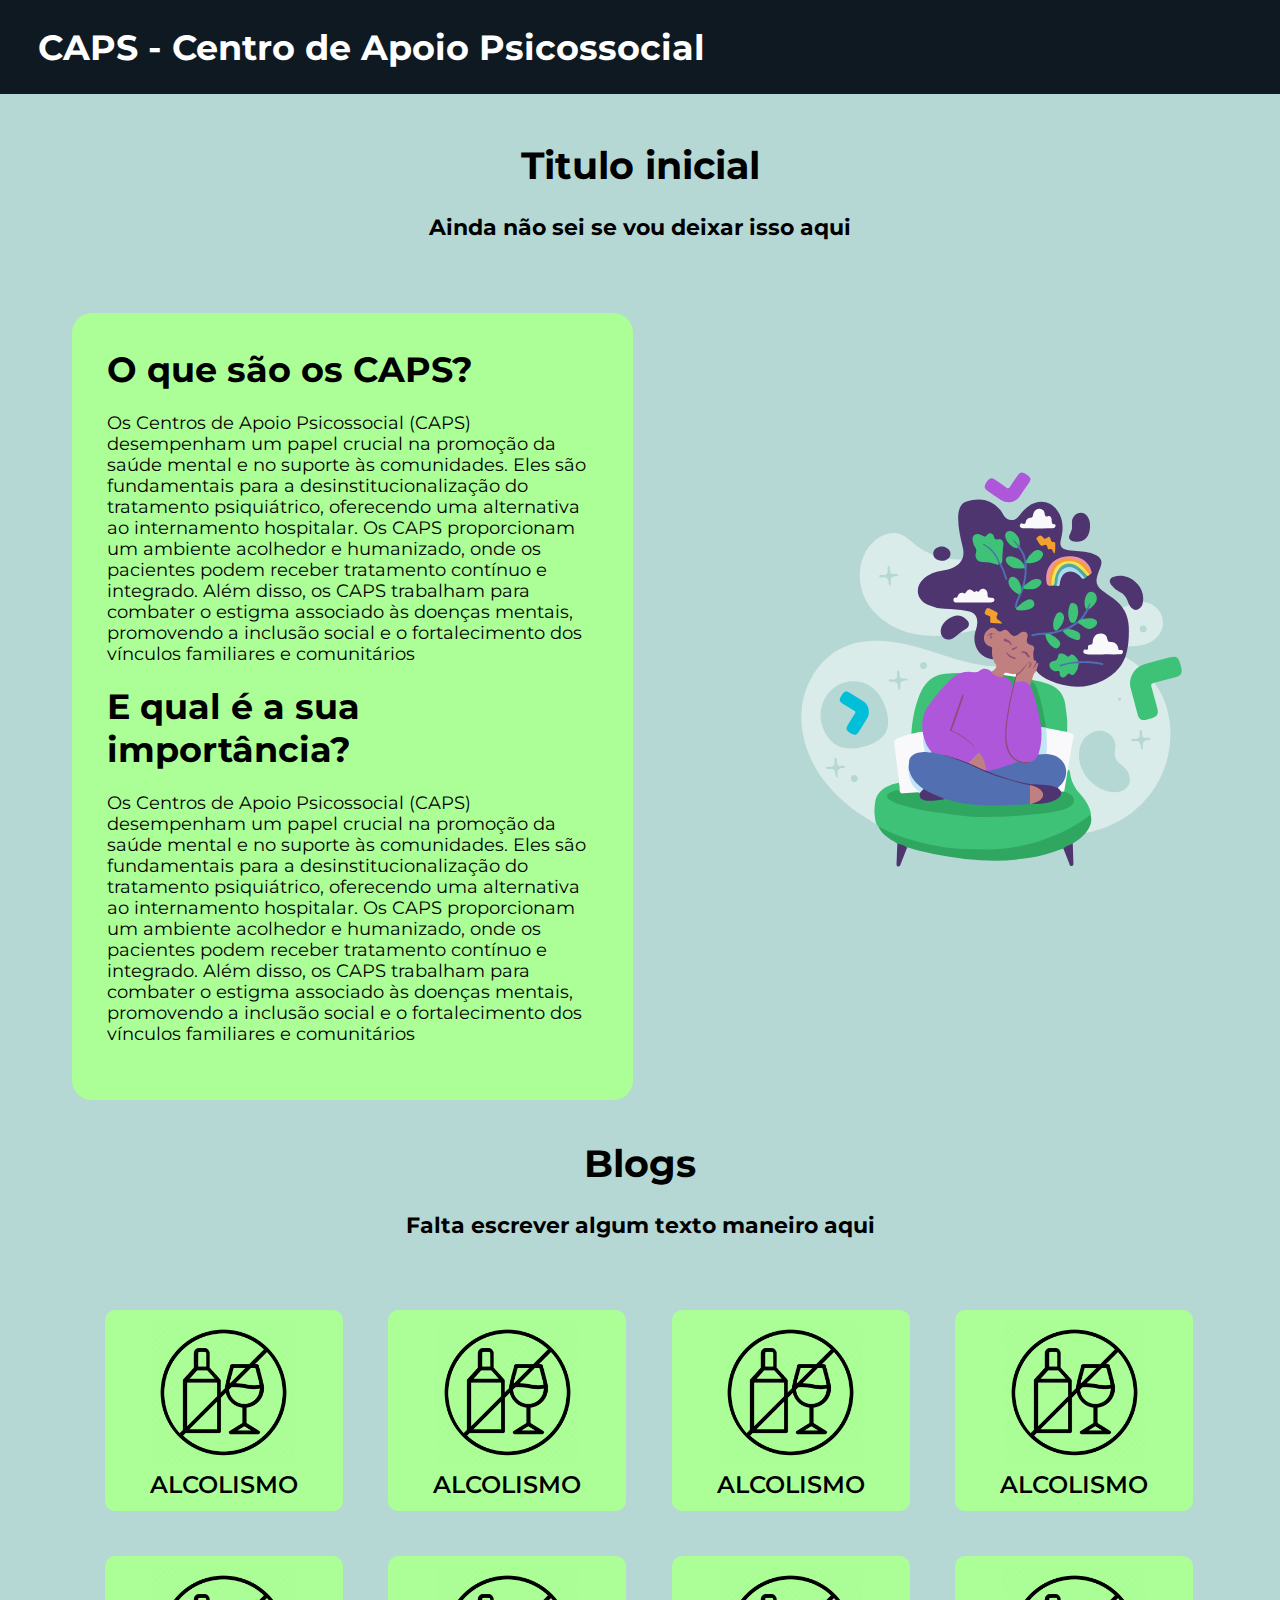
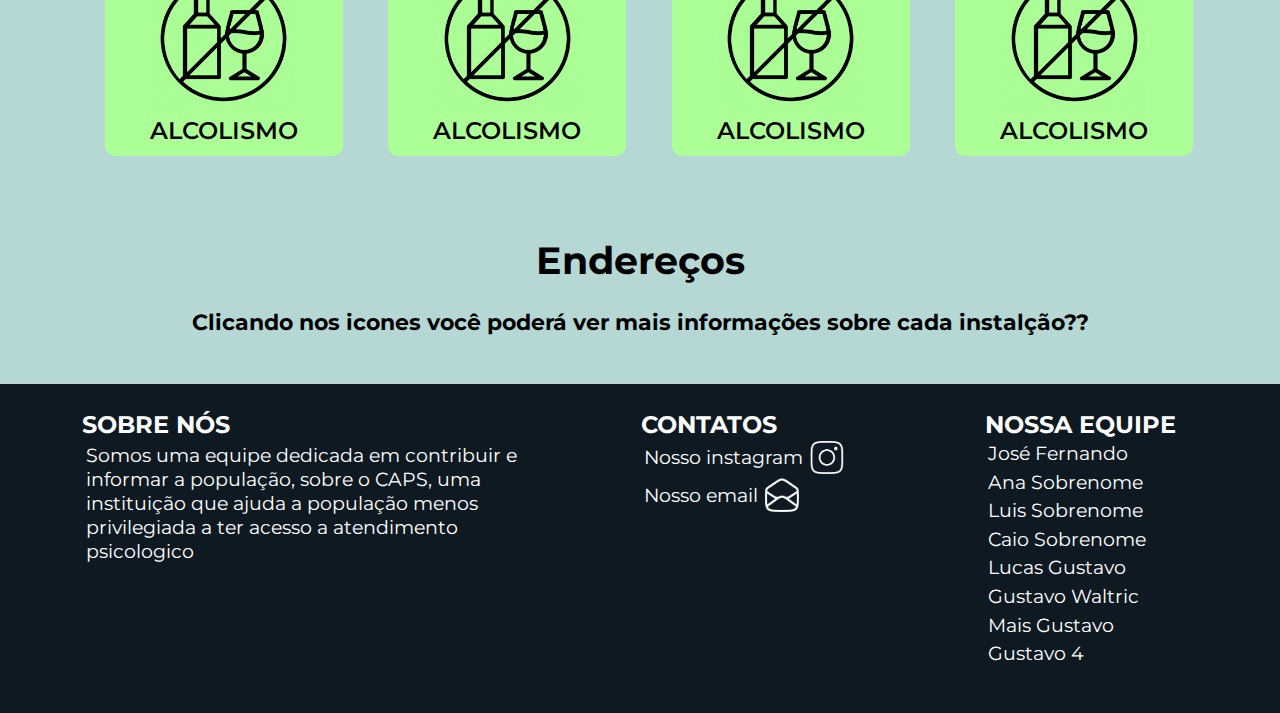
<file: index.html>
<!DOCTYPE html>
<html lang="pt-br">
  <head>
    <meta charset="UTF-8" />

    <link rel="preconnect" href="https://fonts.gstatic.com" crossorigin />
    <link
      href="https://fonts.googleapis.com/css2?family=Montserrat:ital,wght@0,100..900;1,100..900&display=swap"
      rel="stylesheet"
    />
    <link rel="preconnect" href="https://fonts.googleapis.com" />

    <link rel="stylesheet" href="style.css" />
    <title>CAPS - Centro de Apoio Psicossocial</title>
  </head>
  <body>
    <!--MENU OU NAVBAR-->
    <div class="menu">
      <ul>
        <li>
          <a src="blogalcoolismo.html">
            <b>CAPS - Centro de Apoio Psicossocial</b>
          </a>
        </li>
      </ul>
    </div>

    <!--SEÇÃO DOS ENDEREÇOS-->
    <div class="container-titulo">
      <br />
      <br />
      <h1>Titulo inicial</h1>
      <br />
      <h3>Ainda não sei se vou deixar isso aqui</h3>
    </div>
    <!--SEÇÃO DOS TEXTOS DA TELA INICIAL-->

    <div class="container">
      <table>
        <tr>
          <td class="td-direita">
            <div class="apresentacao">
              <h1>O que são os CAPS?</h1>
              <br />
              <p>
                Os Centros de Apoio Psicossocial (CAPS) desempenham um papel
                crucial na promoção da saúde mental e no suporte às comunidades.
                Eles são fundamentais para a desinstitucionalização do
                tratamento psiquiátrico, oferecendo uma alternativa ao
                internamento hospitalar. Os CAPS proporcionam um ambiente
                acolhedor e humanizado, onde os pacientes podem receber
                tratamento contínuo e integrado. Além disso, os CAPS trabalham
                para combater o estigma associado às doenças mentais, promovendo
                a inclusão social e o fortalecimento dos vínculos familiares e
                comunitários
              </p>
              <br />
              <h1>E qual é a sua importância?</h1>
              <br />
              <p>
                Os Centros de Apoio Psicossocial (CAPS) desempenham um papel
                crucial na promoção da saúde mental e no suporte às comunidades.
                Eles são fundamentais para a desinstitucionalização do
                tratamento psiquiátrico, oferecendo uma alternativa ao
                internamento hospitalar. Os CAPS proporcionam um ambiente
                acolhedor e humanizado, onde os pacientes podem receber
                tratamento contínuo e integrado. Além disso, os CAPS trabalham
                para combater o estigma associado às doenças mentais, promovendo
                a inclusão social e o fortalecimento dos vínculos familiares e
                comunitários
              </p>
              <br />
            </div>
          </td>
          <td class="td-esquerda"><img src="imagens/Imagem2.svg" /></td>
        </tr>
      </table>
      <br />
      <br />
    </div>
    <!--SEÇÃO DOS BLOGS-->
    <div class="container-titulo">
      <h1>Blogs</h1>
      <br />
      <h3>Falta escrever algum texto maneiro aqui</h3>
      <br />
      <br />
    </div>
    <div class="container-blog">
      <div class="margem-blog">
        <div class="menu-opcoes">
          <!--PRIMEIRA LINHA DE OPÇÕES DE BLOGS-->
          <div class="blog-item">
            <a src="blogalcoolismo.html">
              <img src="imagens/banned2.png" />
              <p>ALCOLISMO</p>
            </a>
          </div>
          <div class="blog-item">
            <img src="imagens/banned2.png" />
            <p>ALCOLISMO</p>
          </div>
          <div class="blog-item">
            <img src="imagens/banned2.png" />
            <p>ALCOLISMO</p>
          </div>
          <div class="blog-item">
            <img src="imagens/banned2.png" />
            <p>ALCOLISMO</p>
          </div>
          <!--SEGUNDA LINHA DE OPÇÕES DE BLOGS-->
          <div class="blog-item">
            <img src="imagens/banned2.png" />
            <p>ALCOLISMO</p>
          </div>
          <div class="blog-item">
            <img src="imagens/banned2.png" />
            <p>ALCOLISMO</p>
          </div>
          <div class="blog-item">
            <img src="imagens/banned2.png" />
            <p>ALCOLISMO</p>
          </div>
          <div class="blog-item">
            <img src="imagens/banned2.png" />
            <p>ALCOLISMO</p>
          </div>
        </div>
        <br />
        <br />
      </div>
    </div>

    <!--SEÇÃO DOS ENDEREÇOS-->
    <div class="container-titulo">
      <h1>Endereços</h1>
      <br />
      <h3>
        Clicando nos icones você poderá ver mais informações sobre cada
        instalção??
      </h3>
      <br />
      <br />
    </div>

    <!--COMEÇA O RODAPE-->
    <div class="rodape">
      <div class="margem-rodape">
        <br />
        <div class="rodape-sobre-nos">
          <h2>SOBRE NÓS</h2>
          <ul>
            <li>
              Somos uma equipe dedicada em contribuir e informar a população,
              sobre o CAPS, uma instituição que ajuda a população menos
              privilegiada a ter acesso a atendimento psicologico
            </li>
          </ul>
        </div>
        <div class="rodape-contatos">
          <h2>CONTATOS</h2>
          <ul>
            <li>
              <a href="https://www.instagram.com/fasipe_grupo_caps/">
                Nosso instagram<img src="imagens/instagram.png"
              /></a>
            </li>
            <li>
              <a href="https://www.gmail.com">
                Nosso email<img src="imagens/email.png"
              /></a>
            </li>
          </ul>
        </div>
        <div class="rodape-nossa-equipe">
          <h2>NOSSA EQUIPE</h2>
          <ul>
            <li>José Fernando</li>
            <li>Ana Sobrenome</li>
            <li>Luis Sobrenome</li>
            <li>Caio Sobrenome</li>
            <li>Lucas Gustavo</li>
            <li>Gustavo Waltric</li>
            <li>Mais Gustavo</li>
            <li>Gustavo 4</li>
          </ul>
        </div>
      </div>
    </div>
  </body>
</html>
</file>
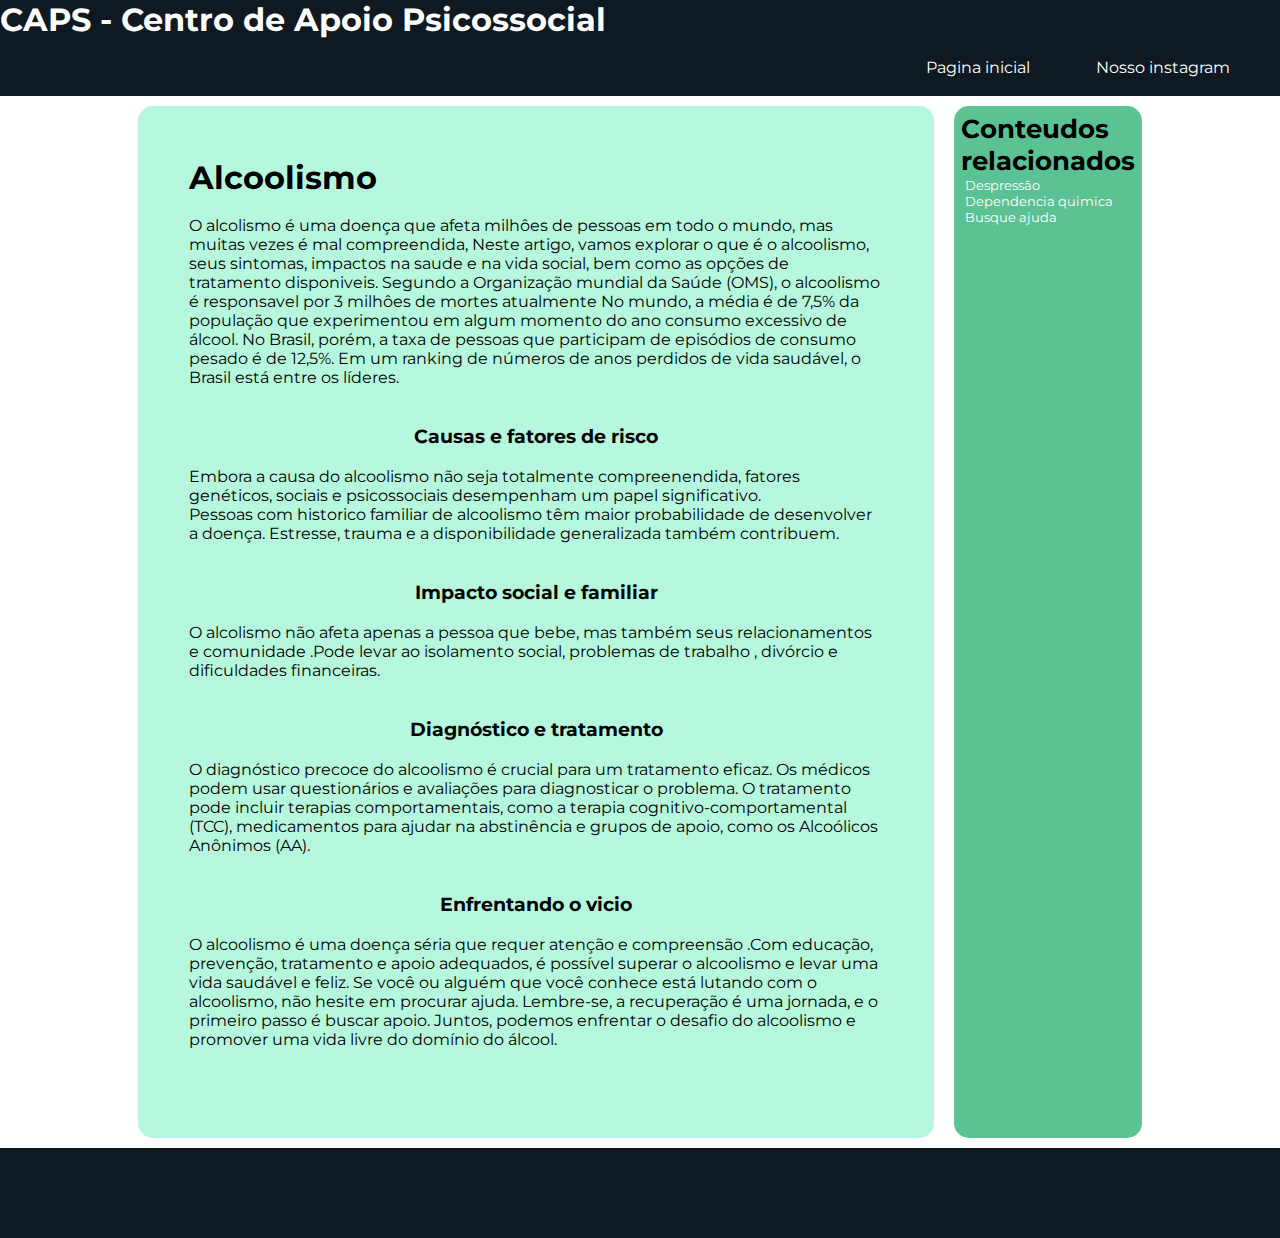
<file: blogalcoolismo.html>
<!DOCTYPE html>
<html lang="pt-br">
  <head>
    <meta charset="UTF-8" />
    <meta name="viewport" content="width=device-width, initial-scale=1.0" />
    <title>Alcoolismo</title>
    <link rel="stylesheet" href="blog.css" />
    <link
      href="https://fonts.googleapis.com/css2?family=Montserrat:ital,wght@0,100..900;1,100..900&display=swap"
      rel="stylesheet"
    />
  </head>
  <body>
    <header>
      <h1>CAPS - Centro de Apoio Psicossocial</h1>

      <section class="box-captura">
        <a href="index.html"> Pagina inicial </a>
        <a href="https://www.instagram.com/fasipe_grupo_caps/"
          >Nosso instagram</a
        >
      </section>
    </header>
    <!--Box de captura-->
    <section class="conteudo">
      <div class="post-left">
        <!--Verde-->
        <div class="titulo">
          <h1>Alcoolismo</h1>
        </div>
        <br />
        <p>
          O alcolismo é uma doença que afeta milhôes de pessoas em todo o mundo,
          mas muitas vezes é mal compreendida, Neste artigo, vamos explorar o
          que é o alcoolismo, seus sintomas, impactos na saude e na vida social,
          bem como as opções de tratamento disponiveis. Segundo a Organização
          mundial da Saúde (OMS), o alcoolismo é responsavel por 3 milhôes de
          mortes atualmente No mundo, a média é de 7,5% da população que
          experimentou em algum momento do ano consumo excessivo de álcool. No
          Brasil, porém, a taxa de pessoas que participam de episódios de
          consumo pesado é de 12,5%. Em um ranking de números de anos perdidos
          de vida saudável, o Brasil está entre os líderes.
        </p>
        <br />
        <br />
        <div class="titulos">
          <h3>Causas e fatores de risco</h3>
          <br />
        </div>

        <p>
          Embora a causa do alcoolismo não seja totalmente compreenendida,
          fatores genéticos, sociais e psicossociais desempenham um papel
          significativo.<br />
          Pessoas com historico familiar de alcoolismo têm maior probabilidade
          de desenvolver a doença. Estresse, trauma e a disponibilidade
          generalizada também contribuem.
        </p>
        <br />
        <br />
        <div class="titulos">
          <h3>Impacto social e familiar</h3>
          <br />
        </div>
        <p>
          O alcolismo não afeta apenas a pessoa que bebe, mas também seus
          relacionamentos e comunidade .Pode levar ao isolamento social,
          problemas de trabalho , divórcio e dificuldades financeiras.
        </p>
        <br />
        <br />
        <div class="titulos">
          <h3>Diagnóstico e tratamento</h3>
          <br />
        </div>

        <p>
          O diagnóstico precoce do alcoolismo é crucial para um tratamento
          eficaz. Os médicos podem usar questionários e avaliações para
          diagnosticar o problema. O tratamento pode incluir terapias
          comportamentais, como a terapia cognitivo-comportamental (TCC),
          medicamentos para ajudar na abstinência e grupos de apoio, como os
          Alcoólicos Anônimos (AA).
        </p>
        <br />
        <br />
        <div class="titulos">
          <h3>Enfrentando o vicio</h3>
          <br />
        </div>

        <p>
          O alcoolismo é uma doença séria que requer atenção e compreensão .Com
          educação, prevenção, tratamento e apoio adequados, é possível superar
          o alcoolismo e levar uma vida saudável e feliz. Se você ou alguém que
          você conhece está lutando com o alcoolismo, não hesite em procurar
          ajuda. Lembre-se, a recuperação é uma jornada, e o primeiro passo é
          buscar apoio. Juntos, podemos enfrentar o desafio do alcoolismo e
          promover uma vida livre do domínio do álcool.
        </p>
        <br />
        <br />
      </div>
      <div class="sidebar-rigth">
        <!--roxo-->
        <h1>Conteudos relacionados</h1>
        <ul>
          <a href="depressao.html">Despressão</a>
        </ul>
        <ul>
          <a href="dependenciaquimica.html">Dependencia quimica</a>
        </ul>
        <ul>
          <a href="busqueajuda.html">Busque ajuda</a>
        </ul>
      </div>
      <div class="clear"></div>
    </section>
    <footer></footer>
  </body>
</html>
</file>
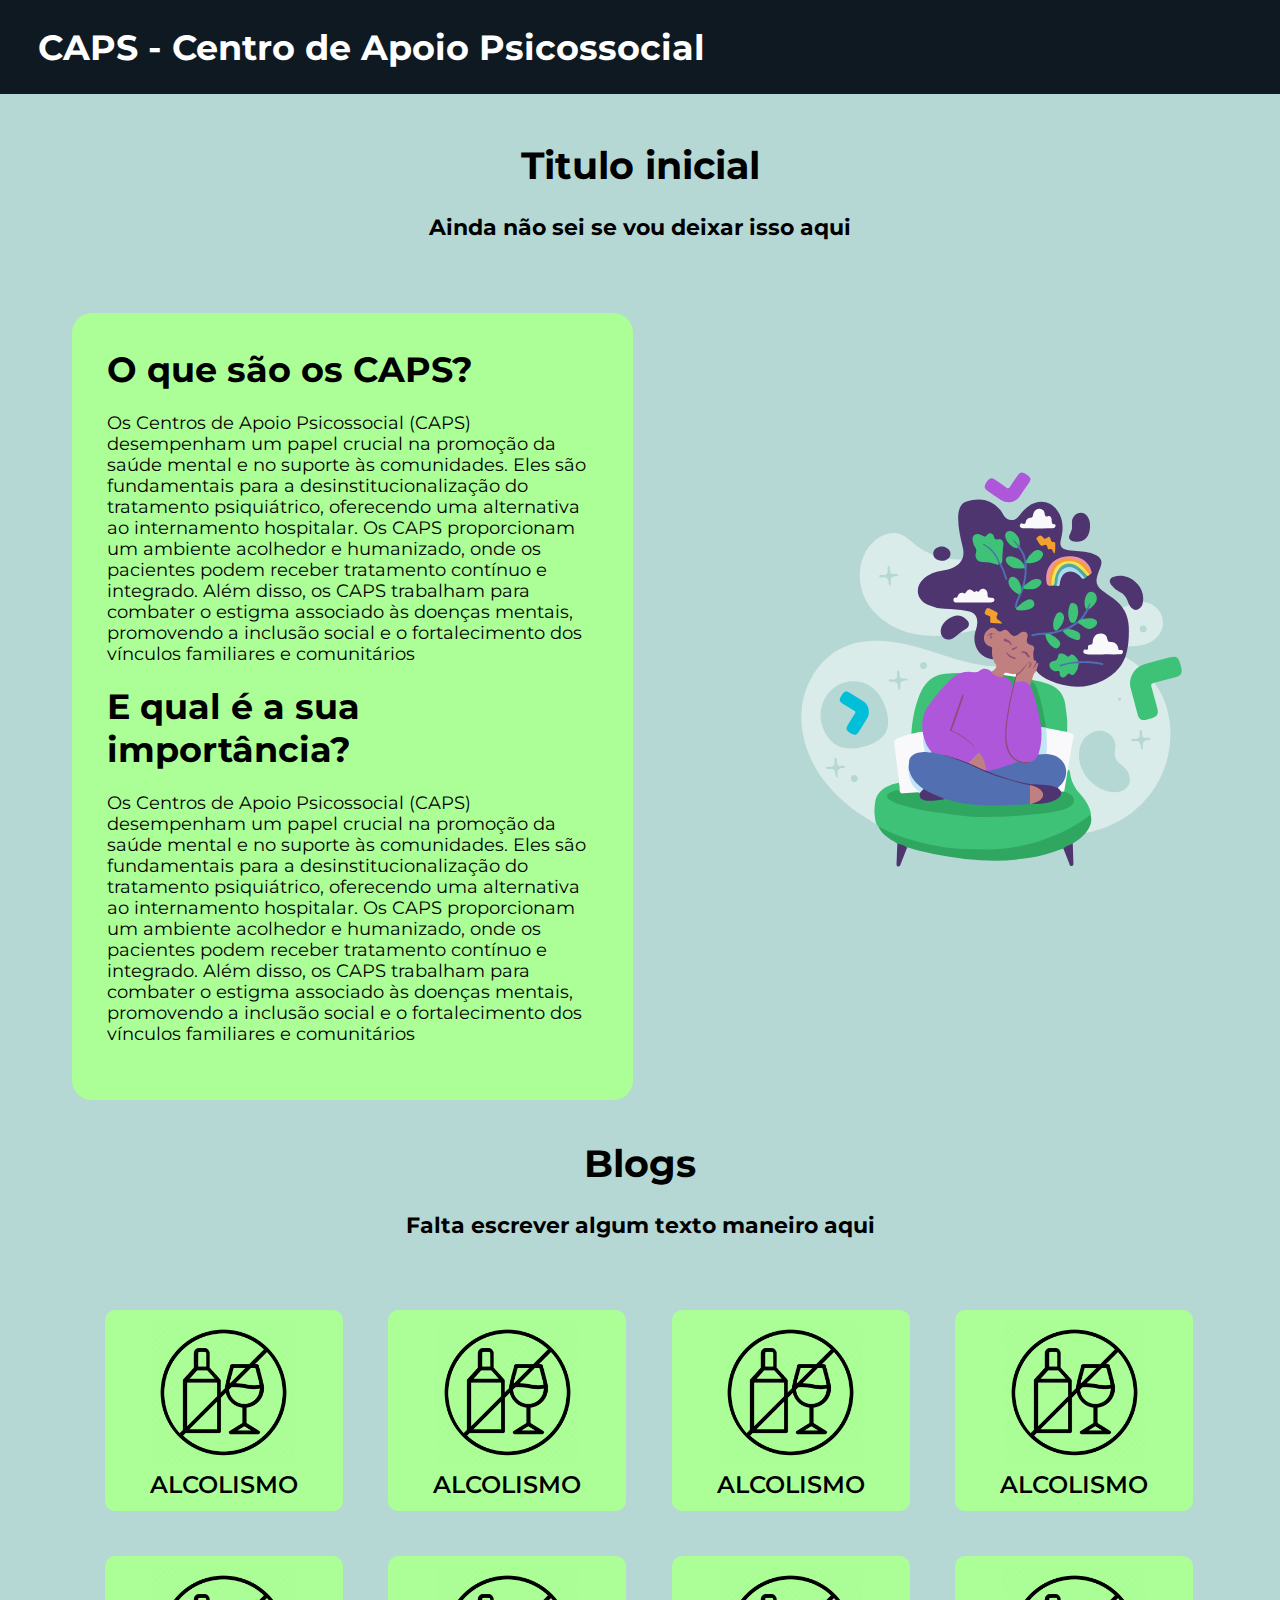
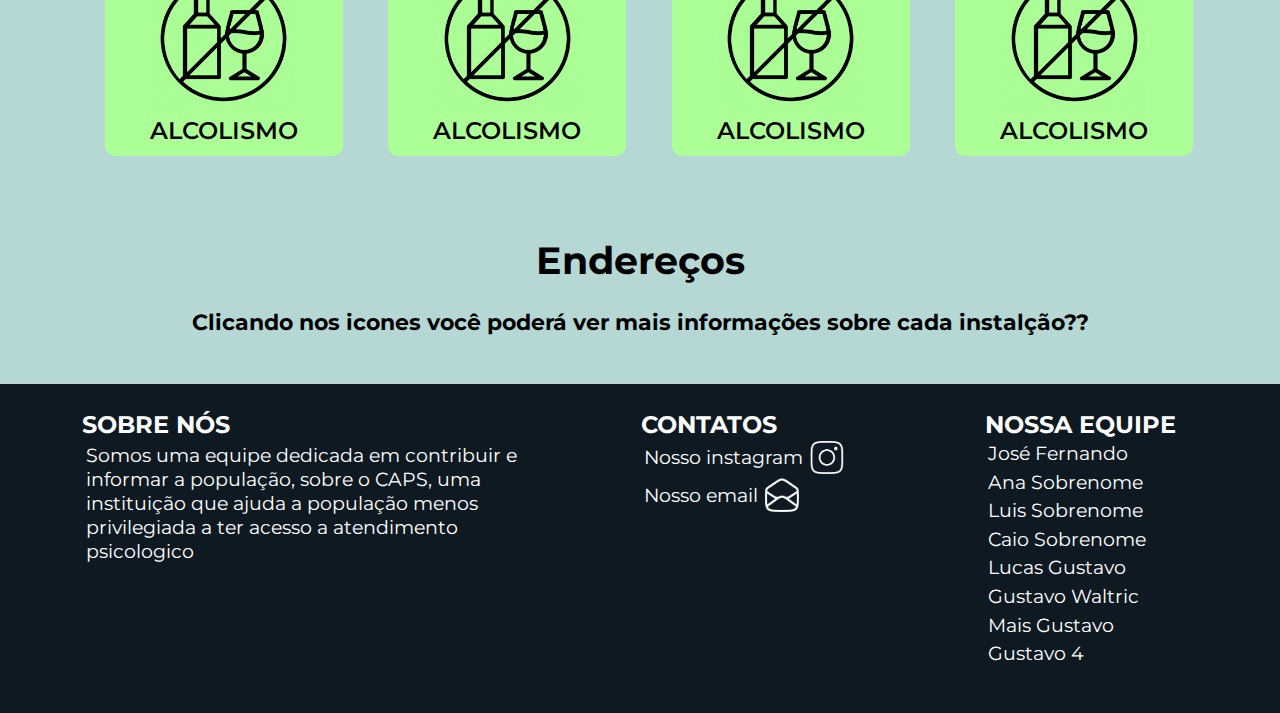
<file: index2.html>
<!DOCTYPE html>
<html lang="pt-br">
  <head>
    <meta charset="UTF-8" />

    <link rel="preconnect" href="https://fonts.gstatic.com" crossorigin />
    <link
      href="https://fonts.googleapis.com/css2?family=Montserrat:ital,wght@0,100..900;1,100..900&display=swap"
      rel="stylesheet"
    />
    <link rel="preconnect" href="https://fonts.googleapis.com" />

    <link rel="stylesheet" href="style2.css" />
    <title>CAPS - Centro de Apoio Psicossocial</title>
  </head>
  <body>
    <!--MENU OU NAVBAR-->
    <div class="menu">
      <ul>
        <li>
          <a href="blogalcoolismo.html">
            <b>CAPS - Centro de Apoio Psicossocial</b>
          </a>
        </li>
      </ul>
    </div>

    <!--SEÇÃO DOS ENDEREÇOS-->
    <div class="container-titulo">
      <br />
      <br />
      <h1>Titulo inicial</h1>
      <br />
      <h3>Ainda não sei se vou deixar isso aqui</h3>
    </div>
    <!--SEÇÃO DOS TEXTOS DA TELA INICIAL-->

    <div class="container">
      <table>
        <tr>
          <td class="td-direita">
            <div class="apresentacao">
              <h1>O que são os CAPS?</h1>
              <br />
              <p>
                Os Centros de Apoio Psicossocial (CAPS) desempenham um papel
                crucial na promoção da saúde mental e no suporte às comunidades.
                Eles são fundamentais para a desinstitucionalização do
                tratamento psiquiátrico, oferecendo uma alternativa ao
                internamento hospitalar. Os CAPS proporcionam um ambiente
                acolhedor e humanizado, onde os pacientes podem receber
                tratamento contínuo e integrado. Além disso, os CAPS trabalham
                para combater o estigma associado às doenças mentais, promovendo
                a inclusão social e o fortalecimento dos vínculos familiares e
                comunitários
              </p>
              <br />
              <h1>E qual é a sua importância?</h1>
              <br />
              <p>
                Os Centros de Apoio Psicossocial (CAPS) desempenham um papel
                crucial na promoção da saúde mental e no suporte às comunidades.
                Eles são fundamentais para a desinstitucionalização do
                tratamento psiquiátrico, oferecendo uma alternativa ao
                internamento hospitalar. Os CAPS proporcionam um ambiente
                acolhedor e humanizado, onde os pacientes podem receber
                tratamento contínuo e integrado. Além disso, os CAPS trabalham
                para combater o estigma associado às doenças mentais, promovendo
                a inclusão social e o fortalecimento dos vínculos familiares e
                comunitários
              </p>
              <br />
            </div>
          </td>
          <td class="td-esquerda"><img src="imagens/Imagem2.svg" /></td>
        </tr>
      </table>
      <br />
      <br />
    </div>
    <!--SEÇÃO DOS BLOGS-->
    <div class="container-titulo">
      <h1>Blogs</h1>
      <br />
      <h3>Falta escrever algum texto maneiro aqui</h3>
      <br />
      <br />
    </div>
    <div class="container-blog">
      <div class="margem-blog">
        <div class="menu-opcoes">
          <!--PRIMEIRA LINHA DE OPÇÕES DE BLOGS-->
          <div class="blog-item">
            <a href="index2.html">
              <img src="imagens/banned2.png" />
              <p>ALCOLISMO</p>
            </a>
          </div>
          <div class="blog-item">
            <img src="imagens/banned2.png" />
            <p>ALCOLISMO</p>
          </div>
          <div class="blog-item">
            <img src="imagens/banned2.png" />
            <p>ALCOLISMO</p>
          </div>
          <div class="blog-item">
            <img src="imagens/banned2.png" />
            <p>ALCOLISMO</p>
          </div>
          <!--SEGUNDA LINHA DE OPÇÕES DE BLOGS-->
          <div class="blog-item">
            <img src="imagens/banned2.png" />
            <p>ALCOLISMO</p>
          </div>
          <div class="blog-item">
            <img src="imagens/banned2.png" />
            <p>ALCOLISMO</p>
          </div>
          <div class="blog-item">
            <img src="imagens/banned2.png" />
            <p>ALCOLISMO</p>
          </div>
          <div class="blog-item">
            <img src="imagens/banned2.png" />
            <p>ALCOLISMO</p>
          </div>
        </div>
        <br />
        <br />
      </div>
    </div>

    <!--SEÇÃO DOS ENDEREÇOS-->
    <div class="container-titulo">
      <h1>Endereços</h1>
      <br />
      <h3>
        Clicando nos icones você poderá ver mais informações sobre cada
        instalção??
      </h3>
      <br />
      <br />
    </div>

    <!--COMEÇA O RODAPE-->
    <div class="rodape">
      <div class="margem-rodape">
        <br />
        <div class="rodape-sobre-nos">
          <h2>SOBRE NÓS</h2>
          <ul>
            <li>
              Somos uma equipe dedicada em contribuir e informar a população,
              sobre o CAPS, uma instituição que ajuda a população menos
              privilegiada a ter acesso a atendimento psicologico
            </li>
          </ul>
        </div>
        <div class="rodape-contatos">
          <h2>CONTATOS</h2>
          <ul>
            <li>
              <a href="https://www.instagram.com/fasipe_grupo_caps/">
                Nosso instagram<img src="imagens/instagram.png"
              /></a>
            </li>
            <li>
              <a href="https://www.gmail.com">
                Nosso email<img src="imagens/email.png"
              /></a>
            </li>
          </ul>
        </div>
        <div class="rodape-nossa-equipe">
          <h2>NOSSA EQUIPE</h2>
          <ul>
            <li>José Fernando</li>
            <li>Ana Sobrenome</li>
            <li>Luis Sobrenome</li>
            <li>Caio Sobrenome</li>
            <li>Lucas Gustavo</li>
            <li>Gustavo Waltric</li>
            <li>Mais Gustavo</li>
            <li>Gustavo 4</li>
          </ul>
        </div>
      </div>
    </div>
  </body>
</html>
</file>
<file: style.css>
*{
    margin: 0;
    padding: 0;
    font-family: montserrat;
}

.menu{
    background-color: #0E1922;
    padding: 2%;
}
.menu li {
    list-style-type: none;
    display: inline;
    font-size: 220%;
    padding-left: 1%;
    color: white;
}

.menu li a {
    display: inline-block;
    text-decoration: none;
    color: white;
}


.container {
    padding: 0;
    background-color: #b5d8d4;
}

table {
    width: 100%;
}


.td-esquerda {
    width: 45%; 
    padding: 0;
}

.td-direita {
    width: 55%; 
    padding: 0;
}

.apresentacao {
    background-color: #acff97;
    padding: 5%;
    font-size: 110%;
    margin: 0;
    margin-top: 10%;
    margin-inline: 10%;
    border-radius: 20px;
}

.container-titulo{
    padding: 0%;
    background-color: #b5d8d4;
    text-align: center;
    font-size: 120%;
}

.container-blog {
    padding: 0;
    background-color: #b5d8d4;
    text-align: center;
    font-size: 150%;
    font-weight: 580;
}
.container-blog a {
    text-decoration: none; 
    color: inherit; 
}

.menu-opcoes {
    display: flex;
    justify-content: space-between;
    flex-wrap: wrap;
}

.blog-item {
    background-color: #acff97;
    margin: 2%;
    padding-top: 1%;
    padding-bottom: 1%;    
    flex: 1 1 calc(25% - 5%);
    border-radius: 10px;
    transition: background-color 0.6s ease, box-shadow 0.6s ease;
}


.blog-item:hover {
    background-color: #98e286;
    box-shadow: 13px 13px 13px #2a2a2a58;
    justify-content: none;
  }


.blog-item img {
    height: 80%;
    width: 60%; 
}

.margem-blog {
    margin-left: 6.4%;
    margin-right: 5%;
    background-color: #b5d8d4;
}


.rodape {
    background-color: #0E1922;
    padding-bottom: 2%;
    padding-top: 2%;
    color: white;
}

.margem-rodape {
    margin-left: 6.4%;
    margin-right: 5%;
    background-color: #0E1922;
    display: flex;
    flex-wrap: wrap;
}

.rodape-sobre-nos {
    flex:35%; 
    margin-bottom: 20px;
    text-align: left;
}

.rodape-contatos, .rodape-nossa-equipe  {
    flex:16%; 
    margin-bottom: 20px;
    padding-left: 10%;
    text-align: left;
}

.rodape h3 {
    margin: 0 0 10px 0;
}

.rodape ul {
    padding: 0;
    list-style-type: none;
}


.rodape li {
    padding-top: 1%;
    padding-bottom: 1%;
    font-size: 120%;
    padding-left: 1%;
    color: white;
    display: flex;
    align-items: center;
}

.rodape li img {
    width: 15%;
    padding-left: 3%;
}

.rodape a {
    color: white;
    text-decoration: none;
    display: flex;
    align-items: center;
}

body::-webkit-scrollbar {
    width: 1%;
    height: 1%;
}

body::-webkit-scrollbar-thumb {
    background-color: rgb(230, 230, 230);    
    border-radius: 5px;       
}
</file>
<file: blog.css>
*{
    margin: 0;
    padding: 0;
    box-sizing: border-box;
    font-family: montserrat;
}
a{
    text-decoration: none;
    color: white;
    padding: 2.5%;
    text-align: right;

}

html,body{
    height: 100%;

}
.container{
    max-width: 1200px;
    margin:0 auto;
}

.clear{
    clear:both;
}
.left{
    float: left;
}
.rigth{
    float: right;
}

/*header*/

header{
    background-color: #0e1922;
    color: #ffffff;
}

/*box-captura*/
section.box-captura{
    height: 7%;
    background-color: #0e1922;
    padding: 3%;
    border: 1.5%;

}
section.box-captura{
    text-decoration: none;
    color: white;
    padding: 1.5%;
    text-align: right;
}
.nome{
    text-align: left;
}
/*conteudo*/
section.conteudo{
    height: auto;
    padding: 0 10%;
    background-color: #ffffff;
    display:flex; 
    content: 5%;
}
div.post-left{
    height: 100%;
    background-color: #b5f8dd;
    width: 90%;
    float: left;
    text-align: left;
    border-radius : 15px;
    padding: 5%;
    margin: 10px;
}
div.sidebar-rigth{ 
    font-size: small;
    background-color: #5bc294;
    width: 20%;
    float: right;
    padding: 7px;
    margin: 10px;
    border-radius: 15px;

}
h3.conteudo{
    margin: 10%;
    text-align: center;
}
div.img.conteudo{
    height: auto;
    width: 10%;
}
div.titulos{
    text-align: center;
}

/*footer*/
footer{
    background-color: #0e1922;
    height: 10%;
}
</file>
<file: style2.css>
*{
    margin: 0;
    padding: 0;
    font-family: montserrat;
}

.menu{
    background-color: #0E1922;
    padding: 2%;
}
.menu li {
    list-style-type: none;
    display: inline;
    font-size: 220%;
    padding-left: 1%;
    color: white;
}

.menu li a {
    display: inline-block;
    text-decoration: none;
    color: white;
}


.container {
    padding: 0;
    background-color: #b5d8d4;
}

table {
    width: 100%;
}


.td-esquerda {
    width: 45%; 
    padding: 0;
}

.td-direita {
    width: 55%; 
    padding: 0;
}

.apresentacao {
    background-color: #acff97;
    padding: 5%;
    font-size: 110%;
    margin: 0;
    margin-top: 10%;
    margin-inline: 10%;
    border-radius: 20px;
}

.container-titulo{
    padding: 0%;
    background-color: #b5d8d4;
    text-align: center;
    font-size: 120%;
}

.container-blog {
    padding: 0;
    background-color: #b5d8d4;
    text-align: center;
    font-size: 150%;
    font-weight: 580;
}
.container-blog a {
    text-decoration: none; 
    color: inherit; 
}

.menu-opcoes {
    display: flex;
    justify-content: space-between;
    flex-wrap: wrap;
}

.blog-item {
    background-color: #acff97;
    margin: 2%;
    padding-top: 1%;
    padding-bottom: 1%;    
    flex: 1 1 calc(25% - 5%);
    border-radius: 10px;
    transition: background-color 0.6s ease, box-shadow 0.6s ease;
}


.blog-item:hover {
    background-color: #98e286;
    box-shadow: 13px 13px 13px #2a2a2a58;
    justify-content: none;
  }


.blog-item img {
    height: 80%;
    width: 60%; 
}

.margem-blog {
    margin-left: 6.4%;
    margin-right: 5%;
    background-color: #b5d8d4;
}


.rodape {
    background-color: #0E1922;
    padding-bottom: 2%;
    padding-top: 2%;
    color: white;
}

.margem-rodape {
    margin-left: 6.4%;
    margin-right: 5%;
    background-color: #0E1922;
    display: flex;
    flex-wrap: wrap;
}

.rodape-sobre-nos {
    flex:35%; 
    margin-bottom: 20px;
    text-align: left;
}

.rodape-contatos, .rodape-nossa-equipe  {
    flex:16%; 
    margin-bottom: 20px;
    padding-left: 10%;
    text-align: left;
}

.rodape h3 {
    margin: 0 0 10px 0;
}

.rodape ul {
    padding: 0;
    list-style-type: none;
}


.rodape li {
    padding-top: 1%;
    padding-bottom: 1%;
    font-size: 120%;
    padding-left: 1%;
    color: white;
    display: flex;
    align-items: center;
}

.rodape li img {
    width: 15%;
    padding-left: 3%;
}

.rodape a {
    color: white;
    text-decoration: none;
    display: flex;
    align-items: center;
}

body::-webkit-scrollbar {
    width: 1%;
    height: 1%;
}

body::-webkit-scrollbar-thumb {
    background-color: rgb(230, 230, 230);    
    border-radius: 5px;       
}
</file>
